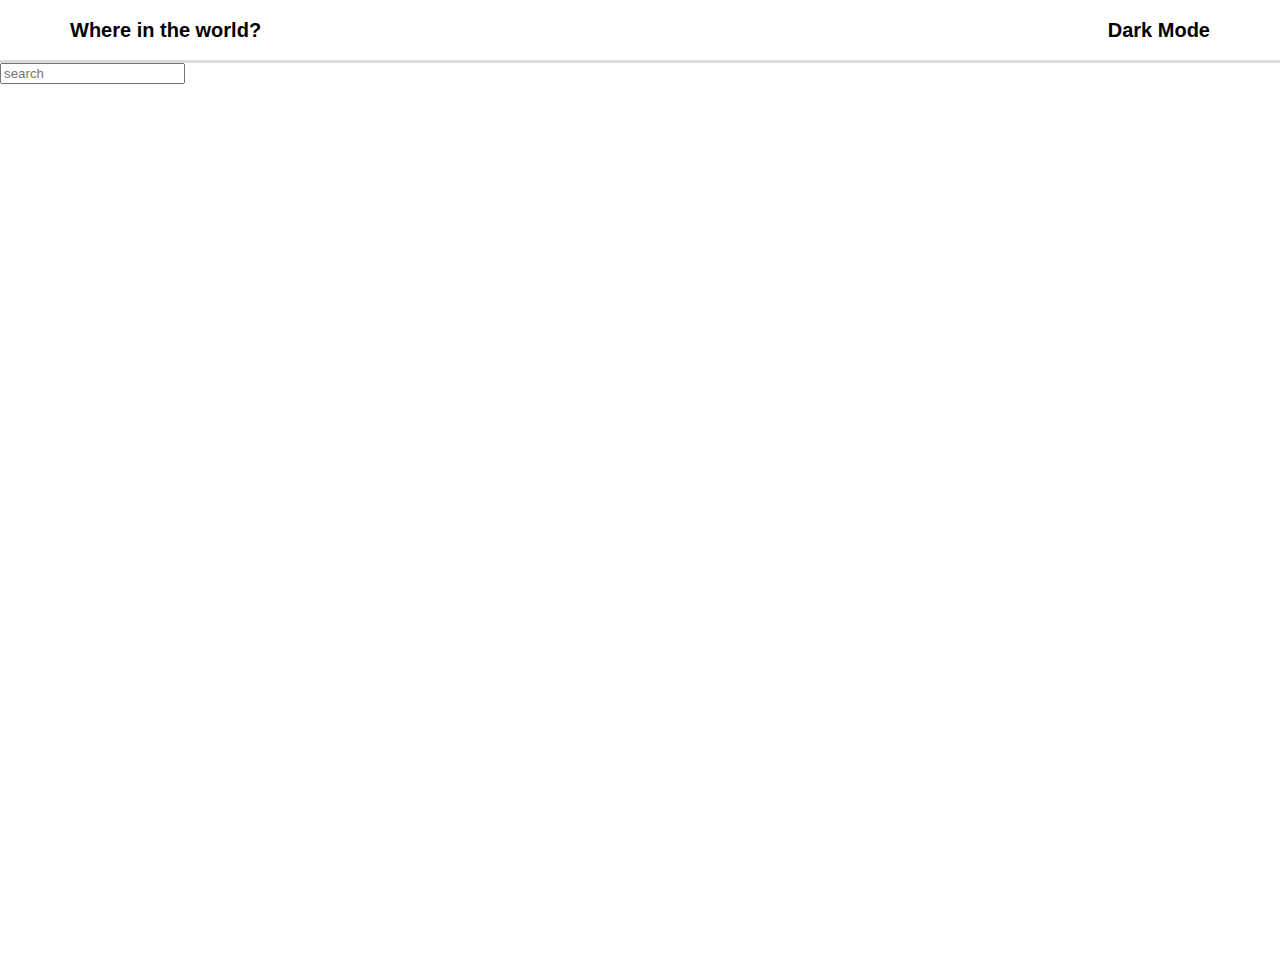
<file: index.html>
<!DOCTYPE html>
<html lang="en">
  <head>
    <meta charset="UTF-8" />
    <meta http-equiv="X-UA-Compatible" content="IE=edge" />
    <meta name="viewport" content="width=device-width, initial-scale=1.0" />
    <title>Document</title>
    <link rel="stylesheet" href="/style.css" />
  </head>
  <body>
    <nav>
      <div class="where">Where in the world?</div>
      <div class="mod">Dark Mode</div>
    </nav>
    <div class="container">
      <input type="text" placeholder="search" id="search" />
      <div class="boxes">
        <!-- <div class="box">
          <div class="img-flaq"><img src="/aw.svg" /></div>
          <div class="about">
            <h1 class="country">Country :</h1>
            <p class="population">Population :</p>
            <p class="region">Region :</p>
            <p class="capital">Capital :</p>
          </div>
        </div> -->
      </div>
    </div>
    <script src="/main.js"></script>
  </body>
</html>
</file>
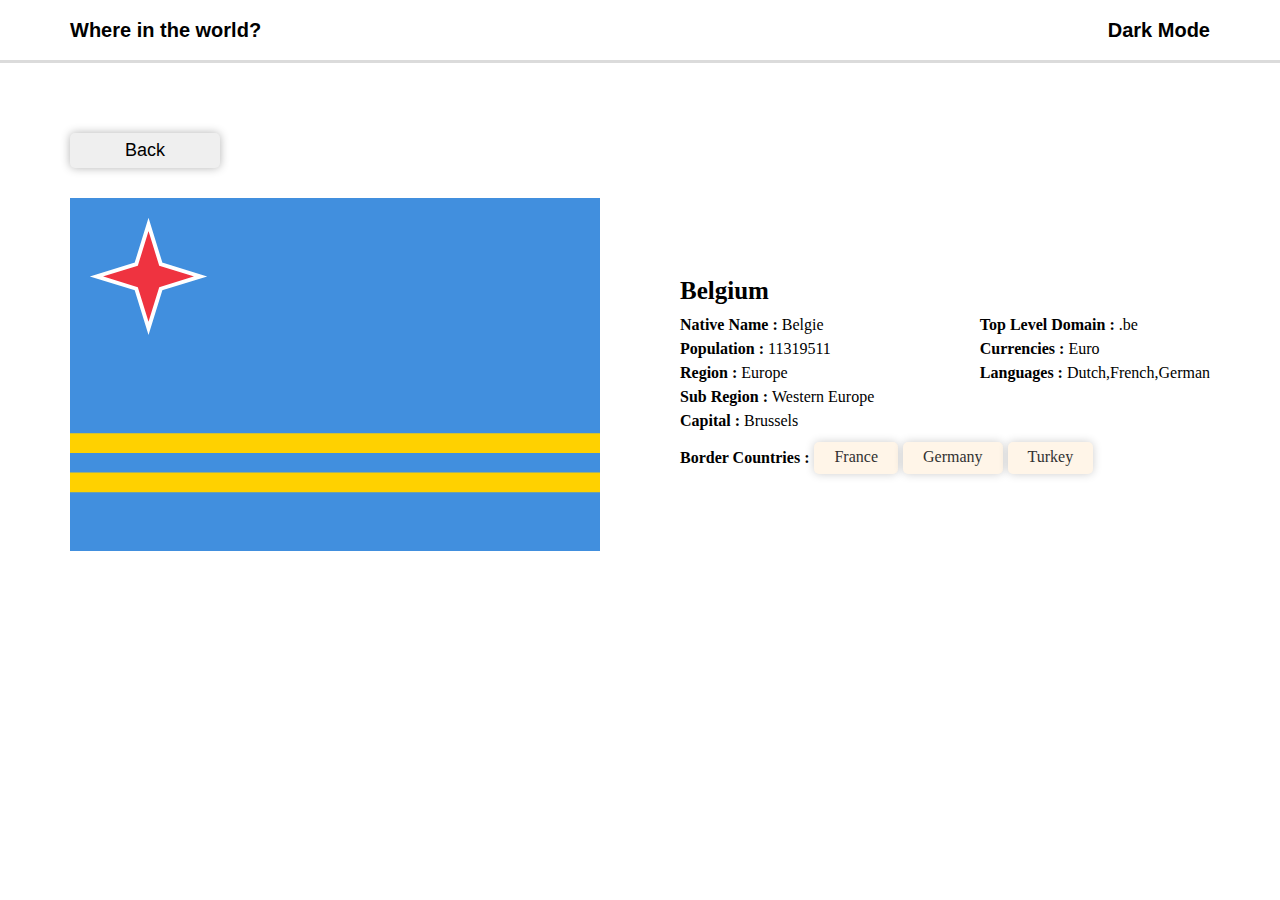
<file: detail.html>
<!DOCTYPE html>
<html lang="en">
  <head>
    <meta charset="UTF-8" />
    <meta http-equiv="X-UA-Compatible" content="IE=edge" />
    <meta name="viewport" content="width=device-width, initial-scale=1.0" />
    <title>Document</title>
    <link rel="stylesheet" href="/style.css" />
    <!-- <link
      rel="stylesheet"
      href="https://cdnjs.cloudflare.com/ajax/libs/font-awesome/4.7.0/css/font-awesome.min.css"
    /> -->
  </head>
  <body>
    <nav>
      <div class="where">Where in the world?</div>
      <div class="mod">Dark Mode</div>
    </nav>
    <div class="cotainer">
      <button class="back-button"><a href="/index.html">Back</a></button>
      <div class="split">
        <div class="flag-div">
          <img src="/aw.svg" />
        </div>
        <div class="describ-div">
          <h3>Belgium</h3>
          <div class="upper-stage">
            <div class="left-col">
              <p class="bold">Native Name : <span>Belgie</span></p>
              <p class="bold">Population : <span>11319511</span></p>
              <p class="bold">Region : <span>Europe</span></p>
              <p class="bold">Sub Region : <span>Western Europe</span></p>
              <p class="bold">Capital : <span>Brussels</span></p>
            </div>
            <div class="right-col">
              <p class="bold">Top Level Domain : <span>.be</span></p>
              <p class="bold">Currencies : <span>Euro</span></p>
              <p class="bold">Languages : <span>Dutch,French,German</span></p>
            </div>
          </div>
          <div class="down-stage">
            <p class="bold alone">Border Countries : </p>
            <a href="">France</a>
            <a href="">Germany</a>
            <a href="">Turkey</a>
          </div>
        </div>
      </div>
    </div>
  </body>
</html>
</file>
<file: style.css>
html,
body,
div,
span,
applet,
object,
iframe,
h1,
h2,
h3,
h4,
h5,
h6,
p,
blockquote,
pre,
a,
abbr,
acronym,
address,
big,
cite,
code,
del,
dfn,
em,
img,
ins,
kbd,
q,
s,
samp,
small,
strike,
strong,
sub,
sup,
tt,
var,
b,
u,
i,
center,
dl,
dt,
dd,
ol,
ul,
li,
fieldset,
form,
label,
legend,
table,
caption,
tbody,
tfoot,
thead,
tr,
th,
td,
article,
aside,
canvas,
details,
embed,
figure,
figcaption,
footer,
header,
hgroup,
menu,
nav,
output,
ruby,
section,
summary,
time,
mark,
audio,
video {
  margin: 0;
  padding: 0;
  border: 0;
  font-size: 100%;
  font: inherit;
  vertical-align: baseline;
}
/* HTML5 display-role reset for older browsers */
article,
aside,
details,
figcaption,
figure,
footer,
header,
hgroup,
menu,
nav,
section {
  display: block;
}
body {
  line-height: 1;
}
ol,
ul {
  list-style: none;
}
blockquote,
q {
  quotes: none;
}
blockquote:before,
blockquote:after,
q:before,
q:after {
  content: "";
  content: none;
}
table {
  border-collapse: collapse;
  border-spacing: 0;
}
.container {
  min-height: 100vh;
  background-color: rgb(255, 255, 255);
  width: 100%;
}
.boxes {
  display: grid;
  grid-template-columns: repeat(4, 300px);
  grid-template-rows: repeat(2, 1fr);
  grid-column-gap: 30px;
  grid-row-gap: 15px;
  padding: 30px;
  align-items: center;
  justify-content: center;
}
.box {
  background-color: rgb(216, 242, 255);
  border-radius: 5px;
  height: 350px;
  border: 1px solid black;
}
.box img {
  width: 100%;
  border-top-left-radius: 5px;
  border-top-right-radius: 5px;
  height: 200px;
  object-fit: cover;
  border-bottom: 1px solid black;
}
.about {
  padding: 20px;
}
h1 {
  margin-bottom: 20px;
}
p {
  font-size: 16px;
  margin: 8px 0px;
}

/* Detail */

nav {
  padding: 10px 70px;
  display: flex;
  height: 40px;
  line-height: 40px;
  justify-content: space-between;
  border-bottom: 3px solid rgb(219, 219, 219);
}
.cotainer {
  width: 100%;
  padding: 40px 0px;
  display: flex;
  flex-direction: column;
}
.split {
  display: grid;
  grid-template-columns: repeat(2, 1fr);
  padding: 0px 70px;
  grid-column-gap: 80px;
}
.back-button a {
  text-decoration: none;
  color: black;
  width: 150px;
  padding: 7px 45px;
  text-align: center;
  font-size: 18px;
}
.back-button {
  width: 150px;
  border-radius: 5px;
  border: none;
  margin: 30px 70px;
  display: flex;
  justify-content: center;
  align-items: center;
  padding: 0;
  box-shadow: 0px 0px 10px 0px rgba(0, 0, 0, 0.3  );
  -webkit-box-shadow: 0px 0px 10px 0px rgba(0, 0, 0, 0.3  );
  -moz-box-shadow: 0px 0px 10px 0px rgba(0, 0, 0, 0.3 );
}

.flag-div img {
  width: 100%;
}
.describ-div {
  padding: 80px 0px;
  display: flex;
  flex-direction: column;
  justify-content: space-between;
}
.upper-stage {
  display: flex;
  justify-content: space-between;
}
h3 {
  font-weight: 600;
  font-size: 25px;
}
.bold {
  font-weight: 600;
}
.bold span {
  font-weight: 300;
}
/* .alone{
  display: inline-block;
} */
.down-stage a {
  text-decoration: none;
  padding: 7px 20px;
  background-color: rgb(255, 245, 232);
  border-radius: 5px;
  color: rgb(49, 49, 49);
  box-shadow: 0px 0px 10px 0px rgba(0, 0, 0, 0.2);
  -webkit-box-shadow: 0px 0px 10px 0px rgba(0, 0, 0, 0.2);
  -moz-box-shadow: 0px 0px 10px 0px rgba(0, 0, 0, 0.2);
}
.down-stage {
  display: flex;
  gap: 5px;
  flex-wrap: wrap;
}
.where,
.mod {
  font-weight: 600;
  font-size: 20px;
  font-family: "Segoe UI", Tahoma, Geneva, Verdana, sans-serif;
}
</file>
